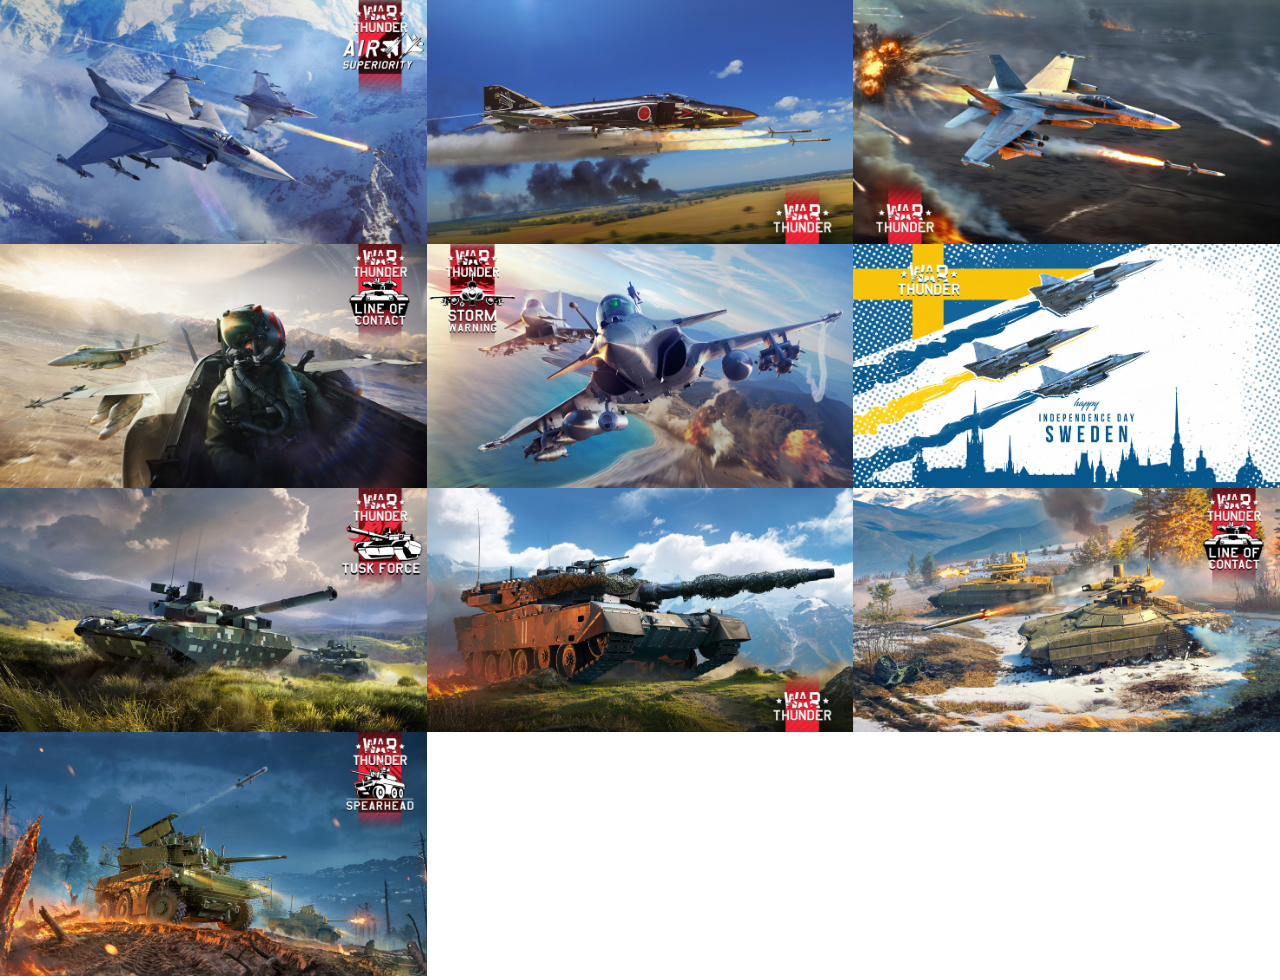
<file: AS4/AS4 68049469.Html>
<!DOCTYPE html>
<html lang="en">
<head>
    <meta charset="UTF-8">
    <meta name="viewport" content="width=device-width, initial-scale=1.0">
    <link rel="stylesheet" href="AS4.css">
    <title>image Caroysel popup</title>
    </head>
<body>
    <section class="gallery">
        <div class="img-container">
            <img src="war-images/small/s1.jpg.jpg" data-full="war-images/full" alt="1">
        </div>
        <div class="img-container">
            <img src="war-images/small/s2.jpg.jpg" alt="2">
        </div>
        <div class="img-container">
            <img src="war-images/small/s3.jpg.jpg" alt="3">
        </div>
        <div class="img-container">
            <img src="war-images/small/s4.jpg.jpg" alt="4">
        </div>
        <div class="img-container">
            <img src="war-images/small/s5.jpg.jpg" alt="5">
        </div>
        <div class="img-container">
            <img src="war-images/small/s6.jpg.jpg" alt="6">
        </div>
        <div class="img-container">
            <img src="war-images/small/s7.jpg.jpg" alt="7">
        </div>
        <div class="img-container">
            <img src="war-images/small/s8.jpg.jpg" alt="8">
        </div>
        <div class="img-container">
            <img src="war-images/small/s9.jpg.jpg" alt="9">
        </div>
        <div class="img-container">
            <img src="war-images/small/s10.jpg.jpg" alt="10">
        </div>
    </section>
      <div class="modal">
        <img src="war-images/full/1.jpg.jpg" class="full-image">
      </div>
      <script src="L4app.js"></script>
</body>
</file>
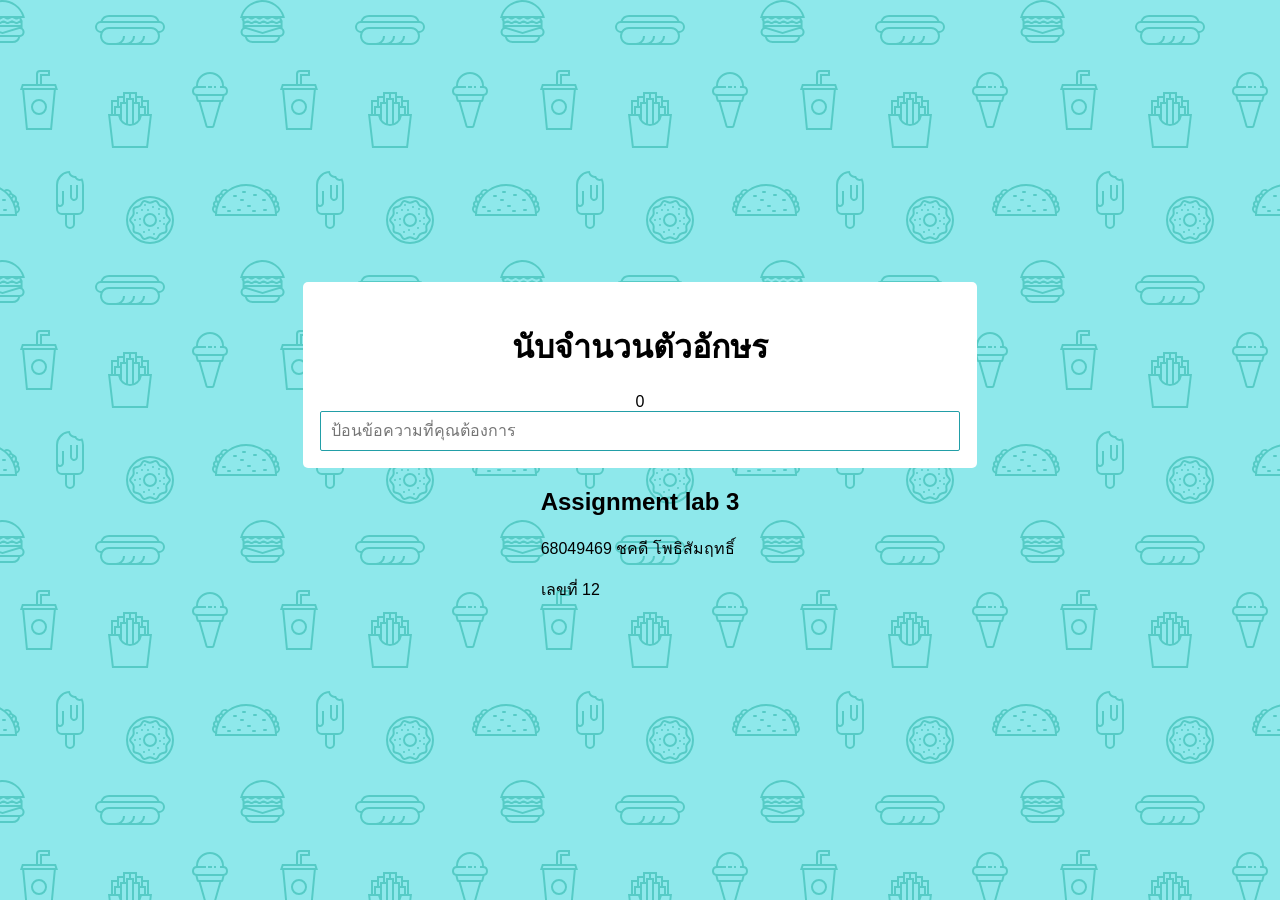
<file: ICT lad3_68049469/L3 68049469.html>
<html lang="en">
<head>
    <meta charset="UTF-8">
    <meta name="viewport" content="width=device-width, initial-scale=1.0">
    <title>Document</title>
    <link rel="stylesheet" href="L3_style.css">
</head>
<body>

<body>
  <div class="container">
    <h1>นับจำนวนตัวอักษร</h1>
    <span class="count">0</span>
    <input type="text" placeholder="ป้อนข้อความที่คุณต้องการ">
</div>
  <script src="L3_app.js"></script>
  <div><h2>Assignment lab 3</h2>
    <p>68049469 ชคดี โพธิสัมฤทธิ์</p>
    <p>เลขที่ 12</p>
</div>
</body>
</html>
</file>
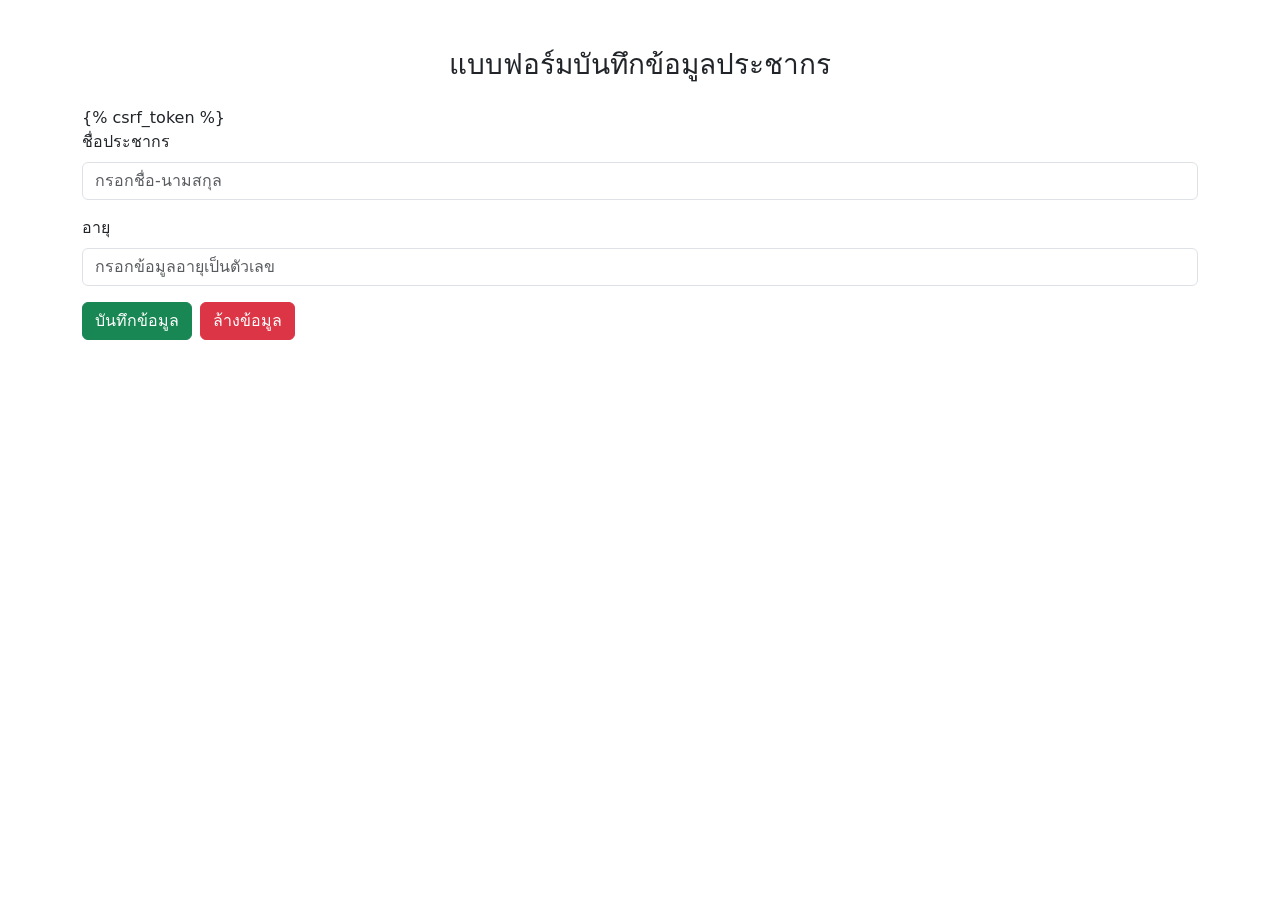
<file: myproject/myapp/templates/form.html>
<!DOCTYPE html>
<html>
<head>
    <title>Form</title>

    <link href="https://cdn.jsdelivr.net/npm/bootstrap@5.3.0/dist/css/bootstrap.min.css" rel="stylesheet">
</head>

<body>

<div class="container mt-5">

    <h3 class="text-center mb-4">แบบฟอร์มบันทึกข้อมูลประชากร</h3>

    <form method="post" action="/form/">
        {% csrf_token %}

        <div class="mb-3">
            <label class="form-label">ชื่อประชากร</label>
            <input type="text" class="form-control" name="name" placeholder="กรอกชื่อ-นามสกุล">
        </div>

        <div class="mb-3">
            <label class="form-label">อายุ</label>
            <input type="number" class="form-control" name="age" placeholder="กรอกข้อมูลอายุเป็นตัวเลข">
        </div>

        <div class="d-flex gap-2">
            <button type="submit" class="btn btn-success">บันทึกข้อมูล</button>
            <button type="reset" class="btn btn-danger">ล้างข้อมูล</button>
        </div>

    </form>

</div>

</body>
</html>
</file>
<file: AS4/AS4.css>
*{
    box-sizing: border-box;
    padding: 0;
    margin: 0;
}
   
.gallery{
    display: grid;
    grid-template-columns: repeat(auto-fit,minmax(350px,1fr));
}

.img-container img{
    width: 100%;
    height: 100%;
    object-fit: cover;
    cursor: pointer;
}

.modal{
    background: rgba(0, 0, 0 , 0.5);
    position: fixed;
    left: 0;
    top: 0;
    width: 100%;
    height: 100%;
    pointer-events: none;
    opacity: 0;
    transition: all 0.3s ease-in-out;
}
.full-image{
    position: absolute;
    height: 85%;
    top: 50%;
    left: 50%;
    transform: translate(-50%,-50%);
    transition: all 0.3s ease-in-out;
}

.modal.open{
    opacity: 1;
    pointer-events: all;
}
</file>
<file: ICT lad3_68049469/L3_style.css>
container
* {
  margin: 0;
  padding: 0;
  box-sizing: border-box;
}

body {
  font: 1em 'promp',sans-serif;
  display: flex;
  flex-direction: column;
  align-items: center;
  justify-content: center;
  min-height: 100vh;
  margin: 0;
  background: #8dd0dc;
  background-color: #8ee8eb;
background-image: url("data:image/svg+xml,%3Csvg xmlns='http://www.w3.org/2000/svg' width='260' height='260' viewBox='0 0 260 260'%3E%3Cg fill-rule='evenodd'%3E%3Cg fill='%230ba495' fill-opacity='0.43'%3E%3Cpath d='M24.37 16c.2.65.39 1.32.54 2H21.17l1.17 2.34.45.9-.24.11V28a5 5 0 0 1-2.23 8.94l-.02.06a8 8 0 0 1-7.75 6h-20a8 8 0 0 1-7.74-6l-.02-.06A5 5 0 0 1-17.45 28v-6.76l-.79-1.58-.44-.9.9-.44.63-.32H-20a23.01 23.01 0 0 1 44.37-2zm-36.82 2a1 1 0 0 0-.44.1l-3.1 1.56.89 1.79 1.31-.66a3 3 0 0 1 2.69 0l2.2 1.1a1 1 0 0 0 .9 0l2.21-1.1a3 3 0 0 1 2.69 0l2.2 1.1a1 1 0 0 0 .9 0l2.21-1.1a3 3 0 0 1 2.69 0l2.2 1.1a1 1 0 0 0 .86.02l2.88-1.27a3 3 0 0 1 2.43 0l2.88 1.27a1 1 0 0 0 .85-.02l3.1-1.55-.89-1.79-1.42.71a3 3 0 0 1-2.56.06l-2.77-1.23a1 1 0 0 0-.4-.09h-.01a1 1 0 0 0-.4.09l-2.78 1.23a3 3 0 0 1-2.56-.06l-2.3-1.15a1 1 0 0 0-.45-.11h-.01a1 1 0 0 0-.44.1L.9 19.22a3 3 0 0 1-2.69 0l-2.2-1.1a1 1 0 0 0-.45-.11h-.01a1 1 0 0 0-.44.1l-2.21 1.11a3 3 0 0 1-2.69 0l-2.2-1.1a1 1 0 0 0-.45-.11h-.01zm0-2h-4.9a21.01 21.01 0 0 1 39.61 0h-2.09l-.06-.13-.26.13h-32.31zm30.35 7.68l1.36-.68h1.3v2h-36v-1.15l.34-.17 1.36-.68h2.59l1.36.68a3 3 0 0 0 2.69 0l1.36-.68h2.59l1.36.68a3 3 0 0 0 2.69 0L2.26 23h2.59l1.36.68a3 3 0 0 0 2.56.06l1.67-.74h3.23l1.67.74a3 3 0 0 0 2.56-.06zM-13.82 27l16.37 4.91L18.93 27h-32.75zm-.63 2h.34l16.66 5 16.67-5h.33a3 3 0 1 1 0 6h-34a3 3 0 1 1 0-6zm1.35 8a6 6 0 0 0 5.65 4h20a6 6 0 0 0 5.66-4H-13.1z'/%3E%3Cpath id='path6_fill-copy' d='M284.37 16c.2.65.39 1.32.54 2H281.17l1.17 2.34.45.9-.24.11V28a5 5 0 0 1-2.23 8.94l-.02.06a8 8 0 0 1-7.75 6h-20a8 8 0 0 1-7.74-6l-.02-.06a5 5 0 0 1-2.24-8.94v-6.76l-.79-1.58-.44-.9.9-.44.63-.32H240a23.01 23.01 0 0 1 44.37-2zm-36.82 2a1 1 0 0 0-.44.1l-3.1 1.56.89 1.79 1.31-.66a3 3 0 0 1 2.69 0l2.2 1.1a1 1 0 0 0 .9 0l2.21-1.1a3 3 0 0 1 2.69 0l2.2 1.1a1 1 0 0 0 .9 0l2.21-1.1a3 3 0 0 1 2.69 0l2.2 1.1a1 1 0 0 0 .86.02l2.88-1.27a3 3 0 0 1 2.43 0l2.88 1.27a1 1 0 0 0 .85-.02l3.1-1.55-.89-1.79-1.42.71a3 3 0 0 1-2.56.06l-2.77-1.23a1 1 0 0 0-.4-.09h-.01a1 1 0 0 0-.4.09l-2.78 1.23a3 3 0 0 1-2.56-.06l-2.3-1.15a1 1 0 0 0-.45-.11h-.01a1 1 0 0 0-.44.1l-2.21 1.11a3 3 0 0 1-2.69 0l-2.2-1.1a1 1 0 0 0-.45-.11h-.01a1 1 0 0 0-.44.1l-2.21 1.11a3 3 0 0 1-2.69 0l-2.2-1.1a1 1 0 0 0-.45-.11h-.01zm0-2h-4.9a21.01 21.01 0 0 1 39.61 0h-2.09l-.06-.13-.26.13h-32.31zm30.35 7.68l1.36-.68h1.3v2h-36v-1.15l.34-.17 1.36-.68h2.59l1.36.68a3 3 0 0 0 2.69 0l1.36-.68h2.59l1.36.68a3 3 0 0 0 2.69 0l1.36-.68h2.59l1.36.68a3 3 0 0 0 2.56.06l1.67-.74h3.23l1.67.74a3 3 0 0 0 2.56-.06zM246.18 27l16.37 4.91L278.93 27h-32.75zm-.63 2h.34l16.66 5 16.67-5h.33a3 3 0 1 1 0 6h-34a3 3 0 1 1 0-6zm1.35 8a6 6 0 0 0 5.65 4h20a6 6 0 0 0 5.66-4H246.9z'/%3E%3Cpath d='M159.5 21.02A9 9 0 0 0 151 15h-42a9 9 0 0 0-8.5 6.02 6 6 0 0 0 .02 11.96A8.99 8.99 0 0 0 109 45h42a9 9 0 0 0 8.48-12.02 6 6 0 0 0 .02-11.96zM151 17h-42a7 7 0 0 0-6.33 4h54.66a7 7 0 0 0-6.33-4zm-9.34 26a8.98 8.98 0 0 0 3.34-7h-2a7 7 0 0 1-7 7h-4.34a8.98 8.98 0 0 0 3.34-7h-2a7 7 0 0 1-7 7h-4.34a8.98 8.98 0 0 0 3.34-7h-2a7 7 0 0 1-7 7h-7a7 7 0 1 1 0-14h42a7 7 0 1 1 0 14h-9.34zM109 27a9 9 0 0 0-7.48 4H101a4 4 0 1 1 0-8h58a4 4 0 0 1 0 8h-.52a9 9 0 0 0-7.48-4h-42z'/%3E%3Cpath d='M39 115a8 8 0 1 0 0-16 8 8 0 0 0 0 16zm6-8a6 6 0 1 1-12 0 6 6 0 0 1 12 0zm-3-29v-2h8v-6H40a4 4 0 0 0-4 4v10H22l-1.33 4-.67 2h2.19L26 130h26l3.81-40H58l-.67-2L56 84H42v-6zm-4-4v10h2V74h8v-2h-8a2 2 0 0 0-2 2zm2 12h14.56l.67 2H22.77l.67-2H40zm13.8 4H24.2l3.62 38h22.36l3.62-38z'/%3E%3Cpath d='M129 92h-6v4h-6v4h-6v14h-3l.24 2 3.76 32h36l3.76-32 .24-2h-3v-14h-6v-4h-6v-4h-8zm18 22v-12h-4v4h3v8h1zm-3 0v-6h-4v6h4zm-6 6v-16h-4v19.17c1.6-.7 2.97-1.8 4-3.17zm-6 3.8V100h-4v23.8a10.04 10.04 0 0 0 4 0zm-6-.63V104h-4v16a10.04 10.04 0 0 0 4 3.17zm-6-9.17v-6h-4v6h4zm-6 0v-8h3v-4h-4v12h1zm27-12v-4h-4v4h3v4h1v-4zm-6 0v-8h-4v4h3v4h1zm-6-4v-4h-4v8h1v-4h3zm-6 4v-4h-4v8h1v-4h3zm7 24a12 12 0 0 0 11.83-10h7.92l-3.53 30h-32.44l-3.53-30h7.92A12 12 0 0 0 130 126z'/%3E%3Cpath d='M212 86v2h-4v-2h4zm4 0h-2v2h2v-2zm-20 0v.1a5 5 0 0 0-.56 9.65l.06.25 1.12 4.48a2 2 0 0 0 1.94 1.52h.01l7.02 24.55a2 2 0 0 0 1.92 1.45h4.98a2 2 0 0 0 1.92-1.45l7.02-24.55a2 2 0 0 0 1.95-1.52L224.5 96l.06-.25a5 5 0 0 0-.56-9.65V86a14 14 0 0 0-28 0zm4 0h6v2h-9a3 3 0 1 0 0 6H223a3 3 0 1 0 0-6H220v-2h2a12 12 0 1 0-24 0h2zm-1.44 14l-1-4h24.88l-1 4h-22.88zm8.95 26l-6.86-24h18.7l-6.86 24h-4.98zM150 242a22 22 0 1 0 0-44 22 22 0 0 0 0 44zm24-22a24 24 0 1 1-48 0 24 24 0 0 1 48 0zm-28.38 17.73l2.04-.87a6 6 0 0 1 4.68 0l2.04.87a2 2 0 0 0 2.5-.82l1.14-1.9a6 6 0 0 1 3.79-2.75l2.15-.5a2 2 0 0 0 1.54-2.12l-.19-2.2a6 6 0 0 1 1.45-4.46l1.45-1.67a2 2 0 0 0 0-2.62l-1.45-1.67a6 6 0 0 1-1.45-4.46l.2-2.2a2 2 0 0 0-1.55-2.13l-2.15-.5a6 6 0 0 1-3.8-2.75l-1.13-1.9a2 2 0 0 0-2.5-.8l-2.04.86a6 6 0 0 1-4.68 0l-2.04-.87a2 2 0 0 0-2.5.82l-1.14 1.9a6 6 0 0 1-3.79 2.75l-2.15.5a2 2 0 0 0-1.54 2.12l.19 2.2a6 6 0 0 1-1.45 4.46l-1.45 1.67a2 2 0 0 0 0 2.62l1.45 1.67a6 6 0 0 1 1.45 4.46l-.2 2.2a2 2 0 0 0 1.55 2.13l2.15.5a6 6 0 0 1 3.8 2.75l1.13 1.9a2 2 0 0 0 2.5.8zm2.82.97a4 4 0 0 1 3.12 0l2.04.87a4 4 0 0 0 4.99-1.62l1.14-1.9a4 4 0 0 1 2.53-1.84l2.15-.5a4 4 0 0 0 3.09-4.24l-.2-2.2a4 4 0 0 1 .97-2.98l1.45-1.67a4 4 0 0 0 0-5.24l-1.45-1.67a4 4 0 0 1-.97-2.97l.2-2.2a4 4 0 0 0-3.09-4.25l-2.15-.5a4 4 0 0 1-2.53-1.84l-1.14-1.9a4 4 0 0 0-5-1.62l-2.03.87a4 4 0 0 1-3.12 0l-2.04-.87a4 4 0 0 0-4.99 1.62l-1.14 1.9a4 4 0 0 1-2.53 1.84l-2.15.5a4 4 0 0 0-3.09 4.24l.2 2.2a4 4 0 0 1-.97 2.98l-1.45 1.67a4 4 0 0 0 0 5.24l1.45 1.67a4 4 0 0 1 .97 2.97l-.2 2.2a4 4 0 0 0 3.09 4.25l2.15.5a4 4 0 0 1 2.53 1.84l1.14 1.9a4 4 0 0 0 5 1.62l2.03-.87zM152 207a1 1 0 1 1 2 0 1 1 0 0 1-2 0zm6 2a1 1 0 1 1 2 0 1 1 0 0 1-2 0zm-11 1a1 1 0 1 1 2 0 1 1 0 0 1-2 0zm-6 0a1 1 0 1 1 2 0 1 1 0 0 1-2 0zm3-5a1 1 0 1 1 2 0 1 1 0 0 1-2 0zm-8 8a1 1 0 1 1 2 0 1 1 0 0 1-2 0zm3 6a1 1 0 1 1 2 0 1 1 0 0 1-2 0zm0 6a1 1 0 1 1 2 0 1 1 0 0 1-2 0zm4 7a1 1 0 1 1 2 0 1 1 0 0 1-2 0zm5-2a1 1 0 1 1 2 0 1 1 0 0 1-2 0zm5 4a1 1 0 1 1 2 0 1 1 0 0 1-2 0zm4-6a1 1 0 1 1 2 0 1 1 0 0 1-2 0zm6-4a1 1 0 1 1 2 0 1 1 0 0 1-2 0zm-4-3a1 1 0 1 1 2 0 1 1 0 0 1-2 0zm4-3a1 1 0 1 1 2 0 1 1 0 0 1-2 0zm-5-4a1 1 0 1 1 2 0 1 1 0 0 1-2 0zm-24 6a1 1 0 1 1 2 0 1 1 0 0 1-2 0zm16 5a5 5 0 1 0 0-10 5 5 0 0 0 0 10zm7-5a7 7 0 1 1-14 0 7 7 0 0 1 14 0zm86-29a1 1 0 0 0 0 2h2a1 1 0 0 0 0-2h-2zm19 9a1 1 0 0 1 1-1h2a1 1 0 0 1 0 2h-2a1 1 0 0 1-1-1zm-14 5a1 1 0 0 0 0 2h2a1 1 0 0 0 0-2h-2zm-25 1a1 1 0 0 0 0 2h2a1 1 0 0 0 0-2h-2zm5 4a1 1 0 0 0 0 2h2a1 1 0 0 0 0-2h-2zm9 0a1 1 0 0 1 1-1h2a1 1 0 0 1 0 2h-2a1 1 0 0 1-1-1zm15 1a1 1 0 0 1 1-1h2a1 1 0 0 1 0 2h-2a1 1 0 0 1-1-1zm12-2a1 1 0 0 0 0 2h2a1 1 0 0 0 0-2h-2zm-11-14a1 1 0 0 1 1-1h2a1 1 0 0 1 0 2h-2a1 1 0 0 1-1-1zm-19 0a1 1 0 0 0 0 2h2a1 1 0 0 0 0-2h-2zm6 5a1 1 0 0 1 1-1h2a1 1 0 0 1 0 2h-2a1 1 0 0 1-1-1zm-25 15c0-.47.01-.94.03-1.4a5 5 0 0 1-1.7-8 3.99 3.99 0 0 1 1.88-5.18 5 5 0 0 1 3.4-6.22 3 3 0 0 1 1.46-1.05 5 5 0 0 1 7.76-3.27A30.86 30.86 0 0 1 246 184c6.79 0 13.06 2.18 18.17 5.88a5 5 0 0 1 7.76 3.27 3 3 0 0 1 1.47 1.05 5 5 0 0 1 3.4 6.22 4 4 0 0 1 1.87 5.18 4.98 4.98 0 0 1-1.7 8c.02.46.03.93.03 1.4v1h-62v-1zm.83-7.17a30.9 30.9 0 0 0-.62 3.57 3 3 0 0 1-.61-4.2c.37.28.78.49 1.23.63zm1.49-4.61c-.36.87-.68 1.76-.96 2.68a2 2 0 0 1-.21-3.71c.33.4.73.75 1.17 1.03zm2.32-4.54c-.54.86-1.03 1.76-1.49 2.68a3 3 0 0 1-.07-4.67 3 3 0 0 0 1.56 1.99zm1.14-1.7c.35-.5.72-.98 1.1-1.46a1 1 0 1 0-1.1 1.45zm5.34-5.77c-1.03.86-2 1.79-2.9 2.77a3 3 0 0 0-1.11-.77 3 3 0 0 1 4-2zm42.66 2.77c-.9-.98-1.87-1.9-2.9-2.77a3 3 0 0 1 4.01 2 3 3 0 0 0-1.1.77zm1.34 1.54c.38.48.75.96 1.1 1.45a1 1 0 1 0-1.1-1.45zm3.73 5.84c-.46-.92-.95-1.82-1.5-2.68a3 3 0 0 0 1.57-1.99 3 3 0 0 1-.07 4.67zm1.8 4.53c-.29-.9-.6-1.8-.97-2.67.44-.28.84-.63 1.17-1.03a2 2 0 0 1-.2 3.7zm1.14 5.51c-.14-1.21-.35-2.4-.62-3.57.45-.14.86-.35 1.23-.63a2.99 2.99 0 0 1-.6 4.2zM275 214a29 29 0 0 0-57.97 0h57.96zM72.33 198.12c-.21-.32-.34-.7-.34-1.12v-12h-2v12a4.01 4.01 0 0 0 7.09 2.54c.57-.69.91-1.57.91-2.54v-12h-2v12a1.99 1.99 0 0 1-2 2 2 2 0 0 1-1.66-.88zM75 176c.38 0 .74-.04 1.1-.12a4 4 0 0 0 6.19 2.4A13.94 13.94 0 0 1 84 185v24a6 6 0 0 1-6 6h-3v9a5 5 0 1 1-10 0v-9h-3a6 6 0 0 1-6-6v-24a14 14 0 0 1 14-14 5 5 0 0 0 5 5zm-17 15v12a1.99 1.99 0 0 0 1.22 1.84 2 2 0 0 0 2.44-.72c.21-.32.34-.7.34-1.12v-12h2v12a3.98 3.98 0 0 1-5.35 3.77 3.98 3.98 0 0 1-.65-.3V209a4 4 0 0 0 4 4h16a4 4 0 0 0 4-4v-24c.01-1.53-.23-2.88-.72-4.17-.43.1-.87.16-1.28.17a6 6 0 0 1-5.2-3 7 7 0 0 1-6.47-4.88A12 12 0 0 0 58 185v6zm9 24v9a3 3 0 1 0 6 0v-9h-6z'/%3E%3Cpath d='M-17 191a1 1 0 0 0 0 2h2a1 1 0 0 0 0-2h-2zm19 9a1 1 0 0 1 1-1h2a1 1 0 0 1 0 2H3a1 1 0 0 1-1-1zm-14 5a1 1 0 0 0 0 2h2a1 1 0 0 0 0-2h-2zm-25 1a1 1 0 0 0 0 2h2a1 1 0 0 0 0-2h-2zm5 4a1 1 0 0 0 0 2h2a1 1 0 0 0 0-2h-2zm9 0a1 1 0 0 1 1-1h2a1 1 0 0 1 0 2h-2a1 1 0 0 1-1-1zm15 1a1 1 0 0 1 1-1h2a1 1 0 0 1 0 2h-2a1 1 0 0 1-1-1zm12-2a1 1 0 0 0 0 2h2a1 1 0 0 0 0-2H4zm-11-14a1 1 0 0 1 1-1h2a1 1 0 0 1 0 2h-2a1 1 0 0 1-1-1zm-19 0a1 1 0 0 0 0 2h2a1 1 0 0 0 0-2h-2zm6 5a1 1 0 0 1 1-1h2a1 1 0 0 1 0 2h-2a1 1 0 0 1-1-1zm-25 15c0-.47.01-.94.03-1.4a5 5 0 0 1-1.7-8 3.99 3.99 0 0 1 1.88-5.18 5 5 0 0 1 3.4-6.22 3 3 0 0 1 1.46-1.05 5 5 0 0 1 7.76-3.27A30.86 30.86 0 0 1-14 184c6.79 0 13.06 2.18 18.17 5.88a5 5 0 0 1 7.76 3.27 3 3 0 0 1 1.47 1.05 5 5 0 0 1 3.4 6.22 4 4 0 0 1 1.87 5.18 4.98 4.98 0 0 1-1.7 8c.02.46.03.93.03 1.4v1h-62v-1zm.83-7.17a30.9 30.9 0 0 0-.62 3.57 3 3 0 0 1-.61-4.2c.37.28.78.49 1.23.63zm1.49-4.61c-.36.87-.68 1.76-.96 2.68a2 2 0 0 1-.21-3.71c.33.4.73.75 1.17 1.03zm2.32-4.54c-.54.86-1.03 1.76-1.49 2.68a3 3 0 0 1-.07-4.67 3 3 0 0 0 1.56 1.99zm1.14-1.7c.35-.5.72-.98 1.1-1.46a1 1 0 1 0-1.1 1.45zm5.34-5.77c-1.03.86-2 1.79-2.9 2.77a3 3 0 0 0-1.11-.77 3 3 0 0 1 4-2zm42.66 2.77c-.9-.98-1.87-1.9-2.9-2.77a3 3 0 0 1 4.01 2 3 3 0 0 0-1.1.77zm1.34 1.54c.38.48.75.96 1.1 1.45a1 1 0 1 0-1.1-1.45zm3.73 5.84c-.46-.92-.95-1.82-1.5-2.68a3 3 0 0 0 1.57-1.99 3 3 0 0 1-.07 4.67zm1.8 4.53c-.29-.9-.6-1.8-.97-2.67.44-.28.84-.63 1.17-1.03a2 2 0 0 1-.2 3.7zm1.14 5.51c-.14-1.21-.35-2.4-.62-3.57.45-.14.86-.35 1.23-.63a2.99 2.99 0 0 1-.6 4.2zM15 214a29 29 0 0 0-57.97 0h57.96z'/%3E%3C/g%3E%3C/g%3E%3C/svg%3E");

}
.container{width: 40rem;
border: 1px solid rgba(0, 0, 0, 0);
padding: 1rem;
background: rgb(255, 255, 255);
text-align: center;
border-radius: 5px;}
.cont{
  font-size: 10rem ;
  padding: 0 5rem ;
  text-align: center;
}
input[type="text"] {
  display: block;
  font-size: 16px;
  border: 1px solid #229ea7;
  border-radius: 2px;
  padding: 10px;
  width: 100%;
  outline: none;
}
</file>
